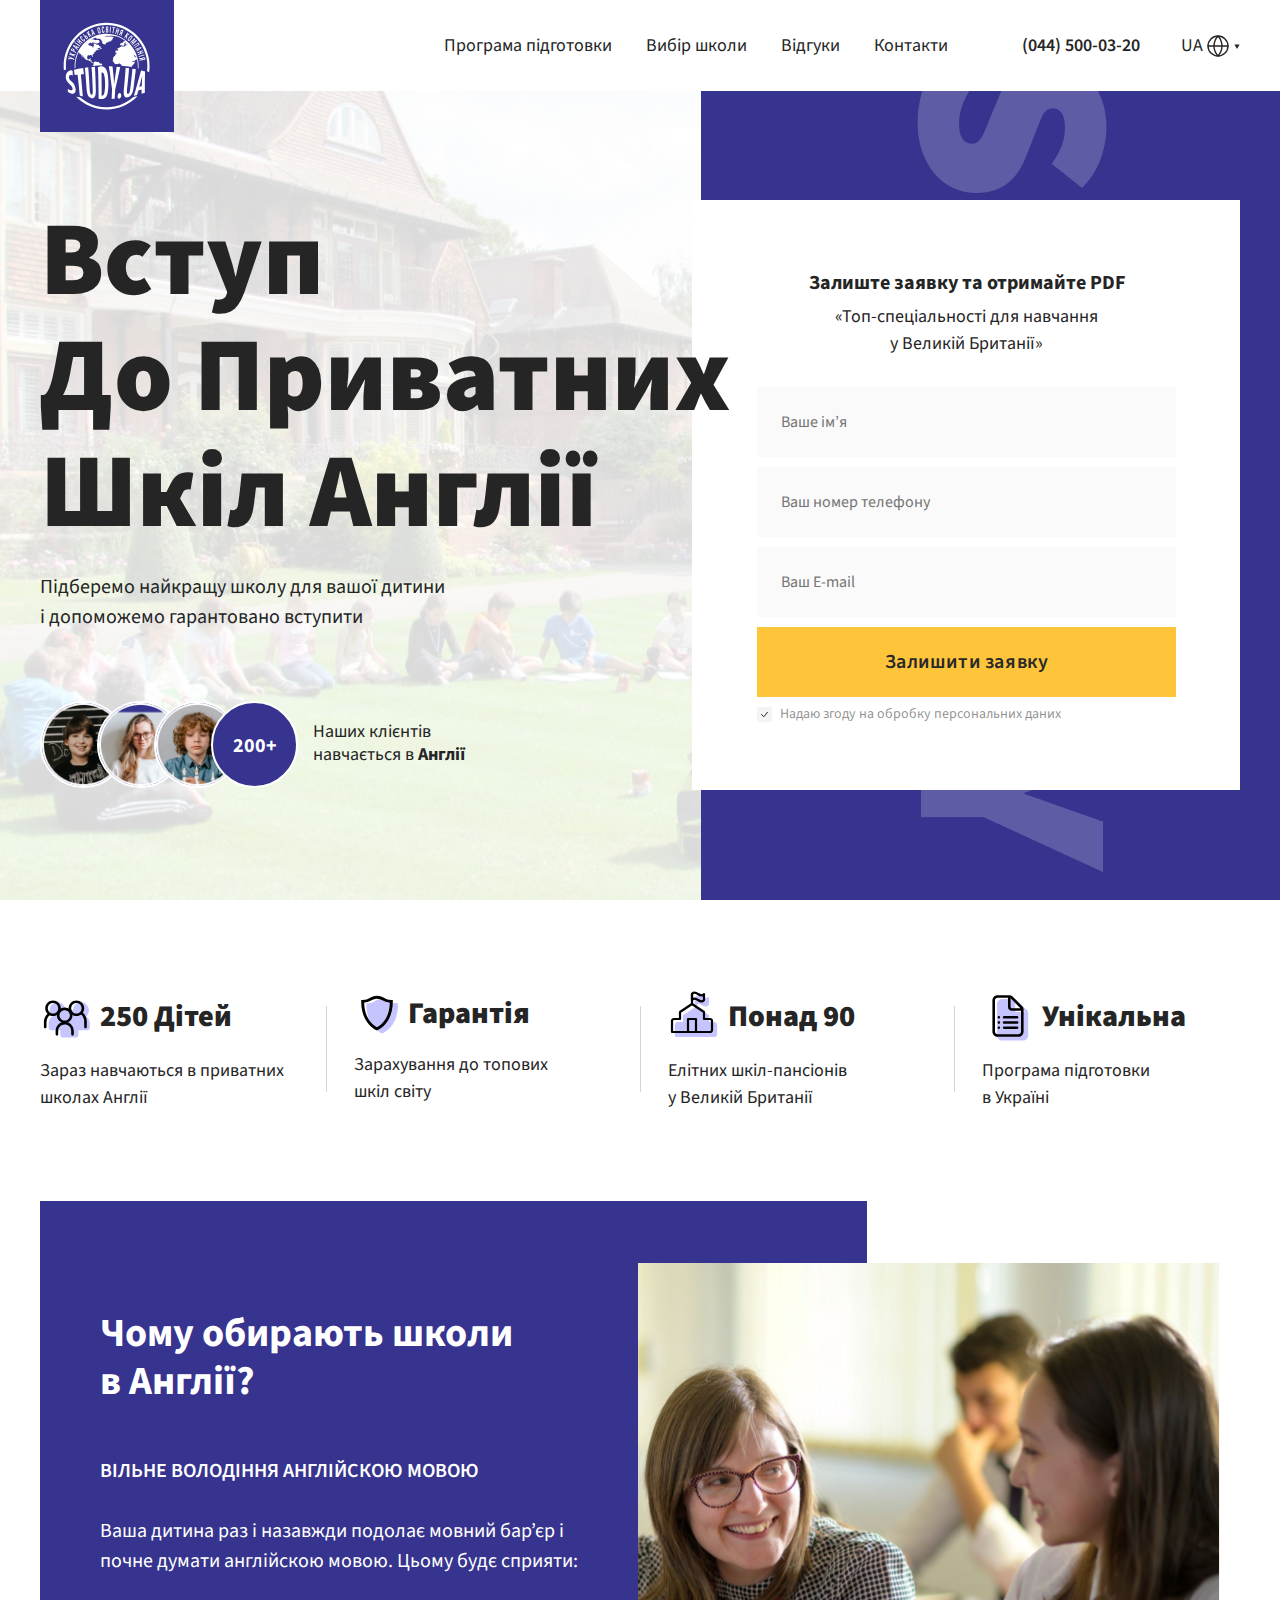
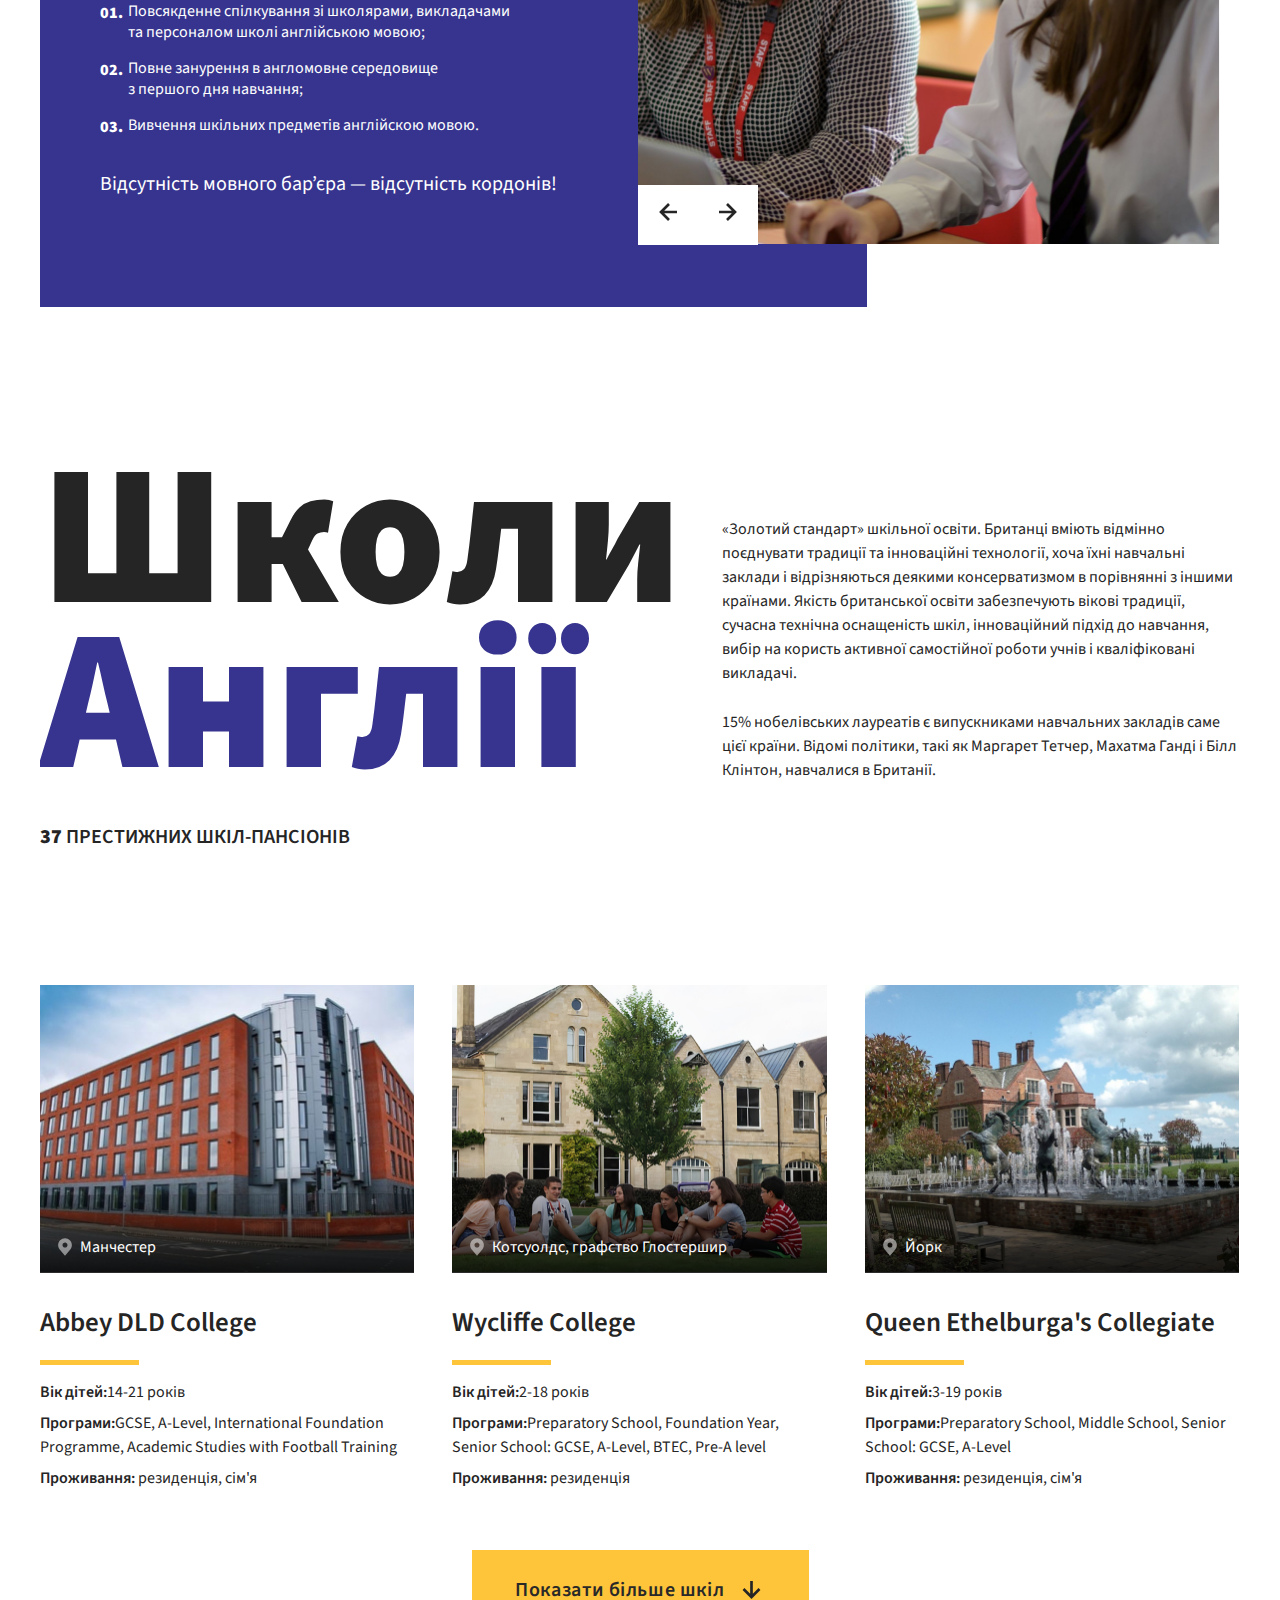
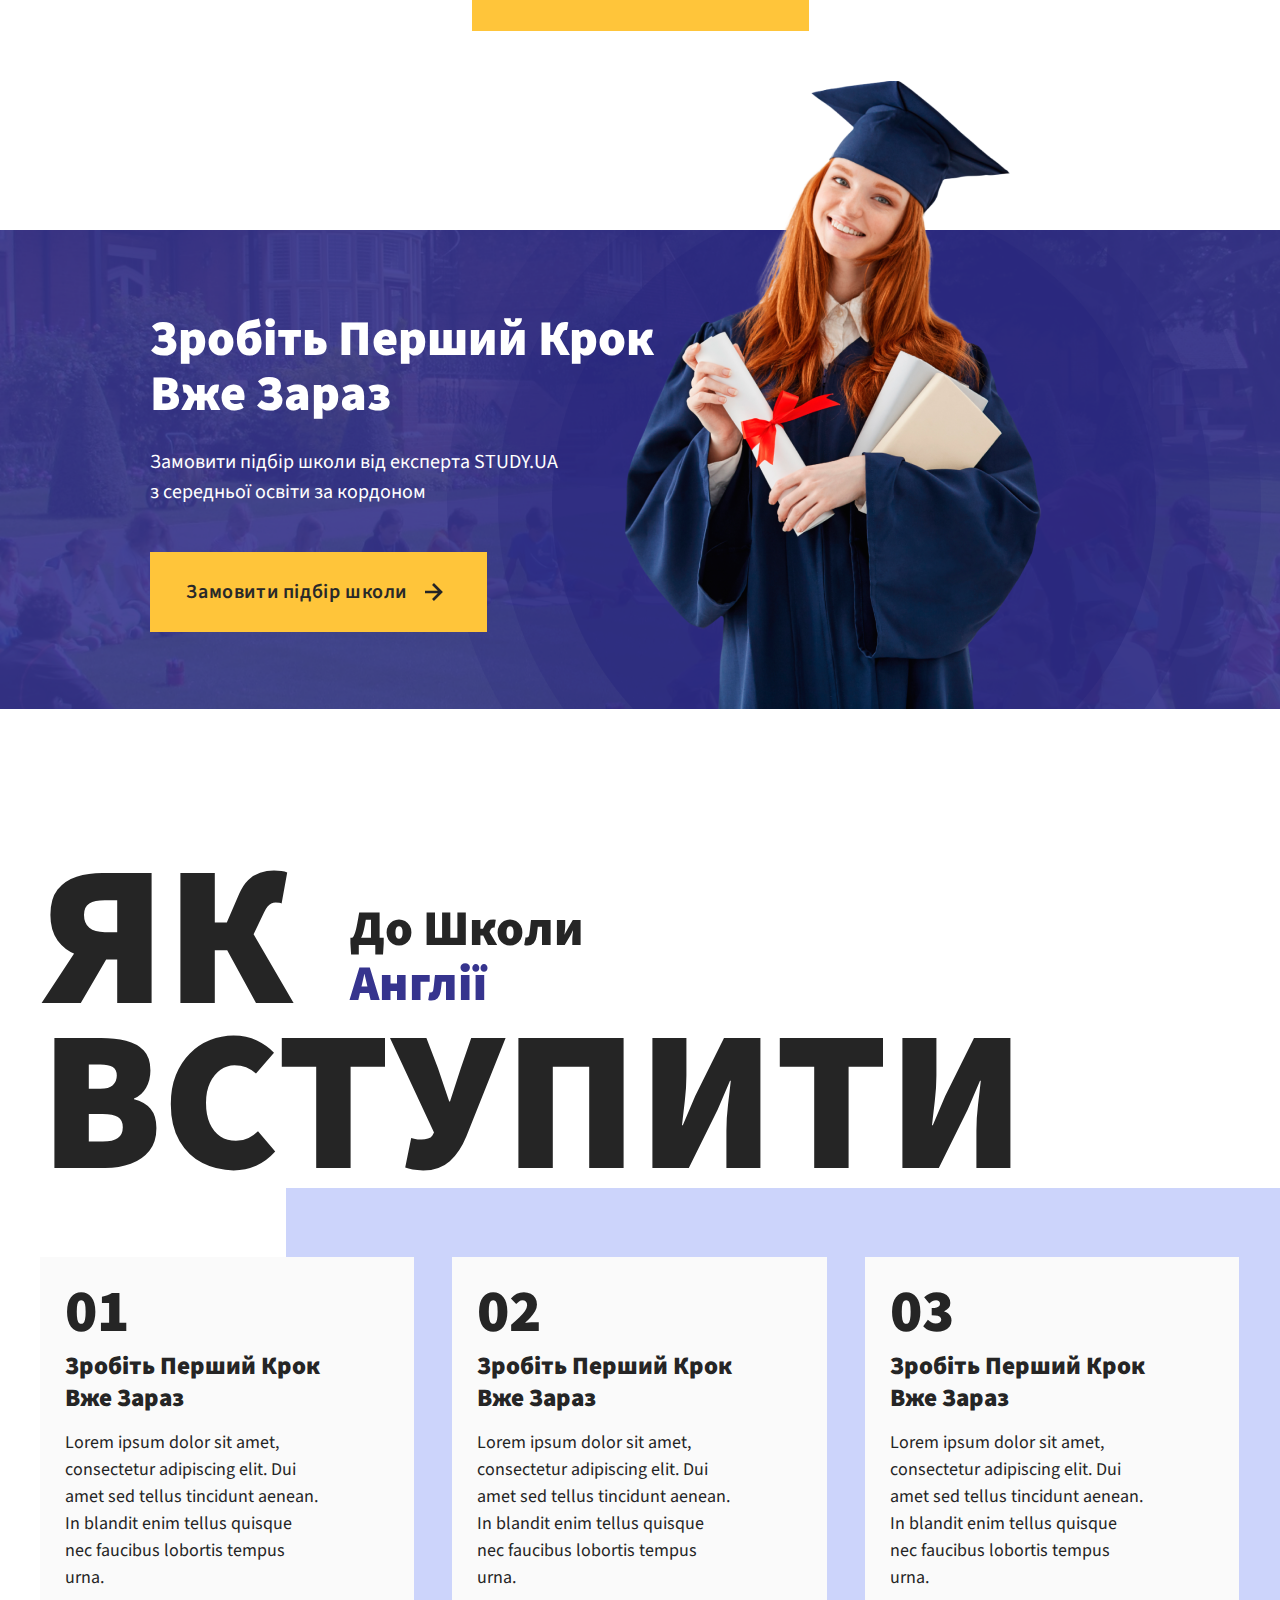
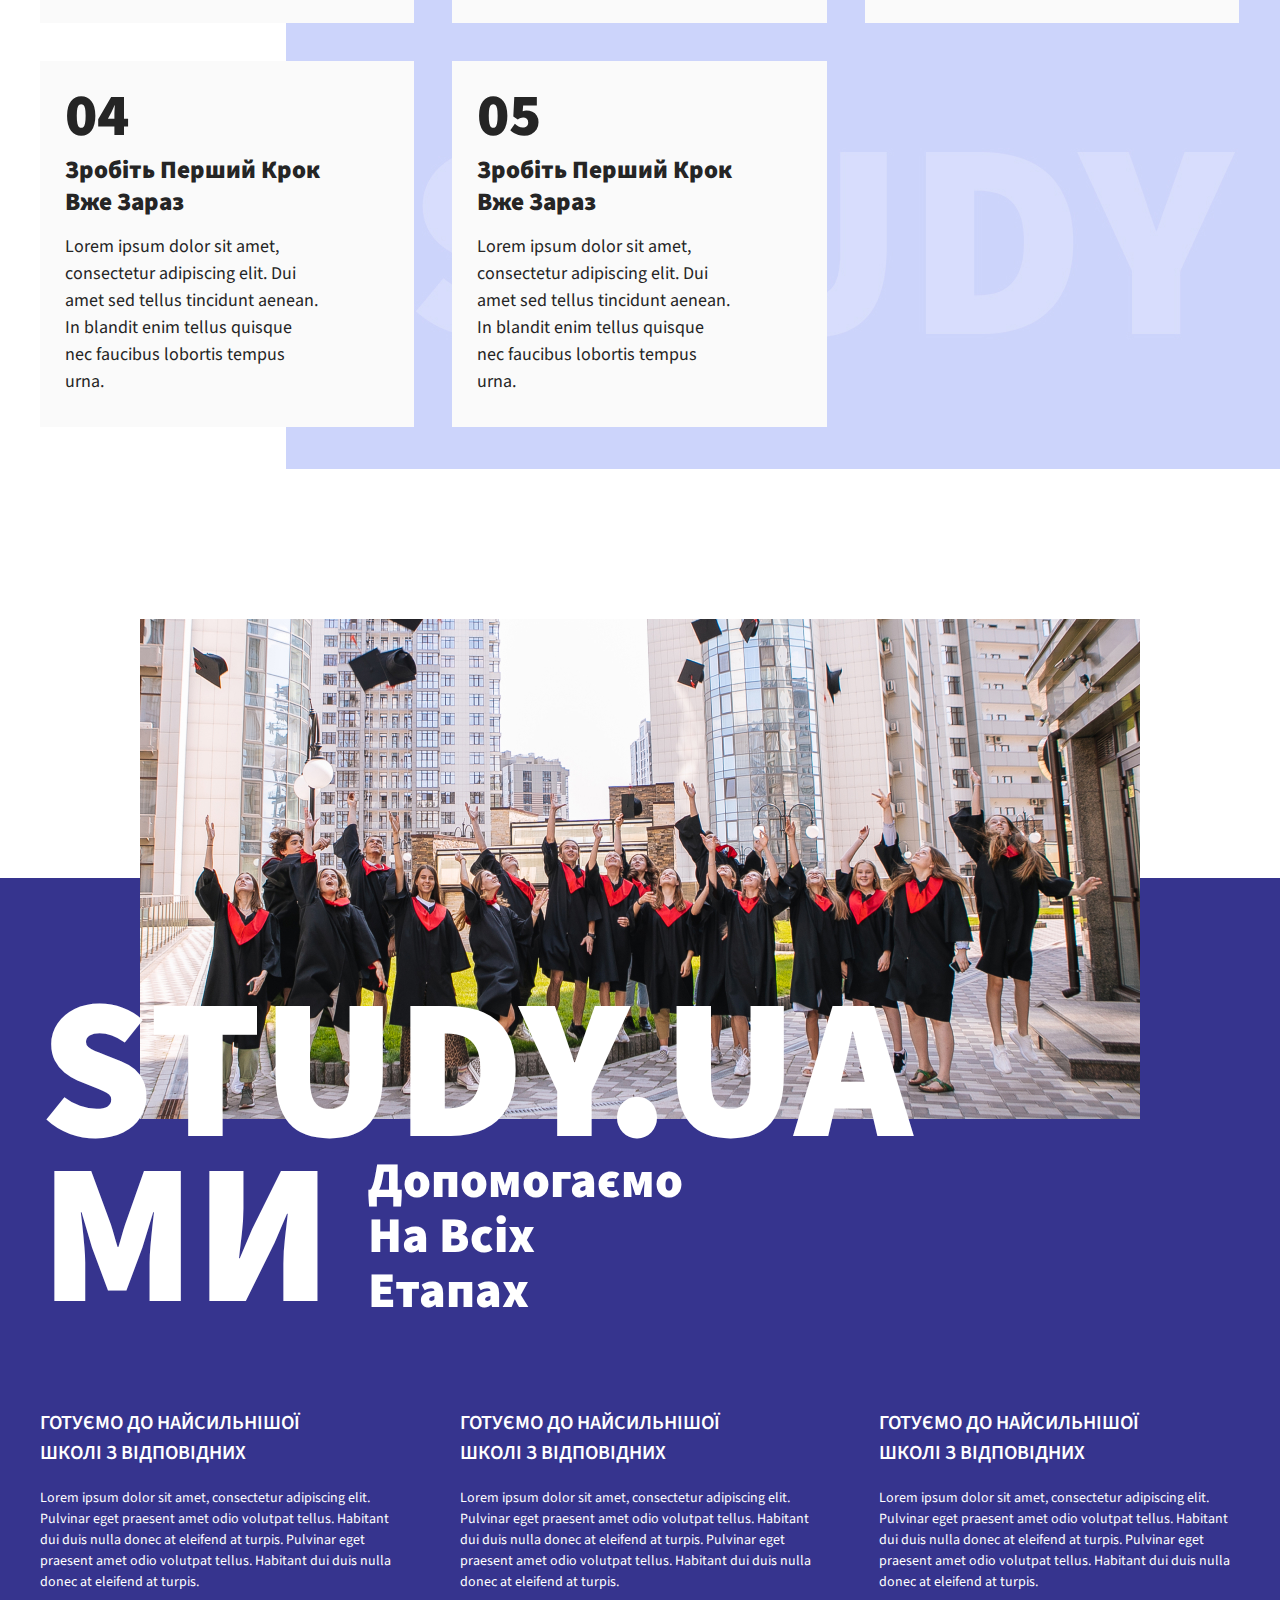
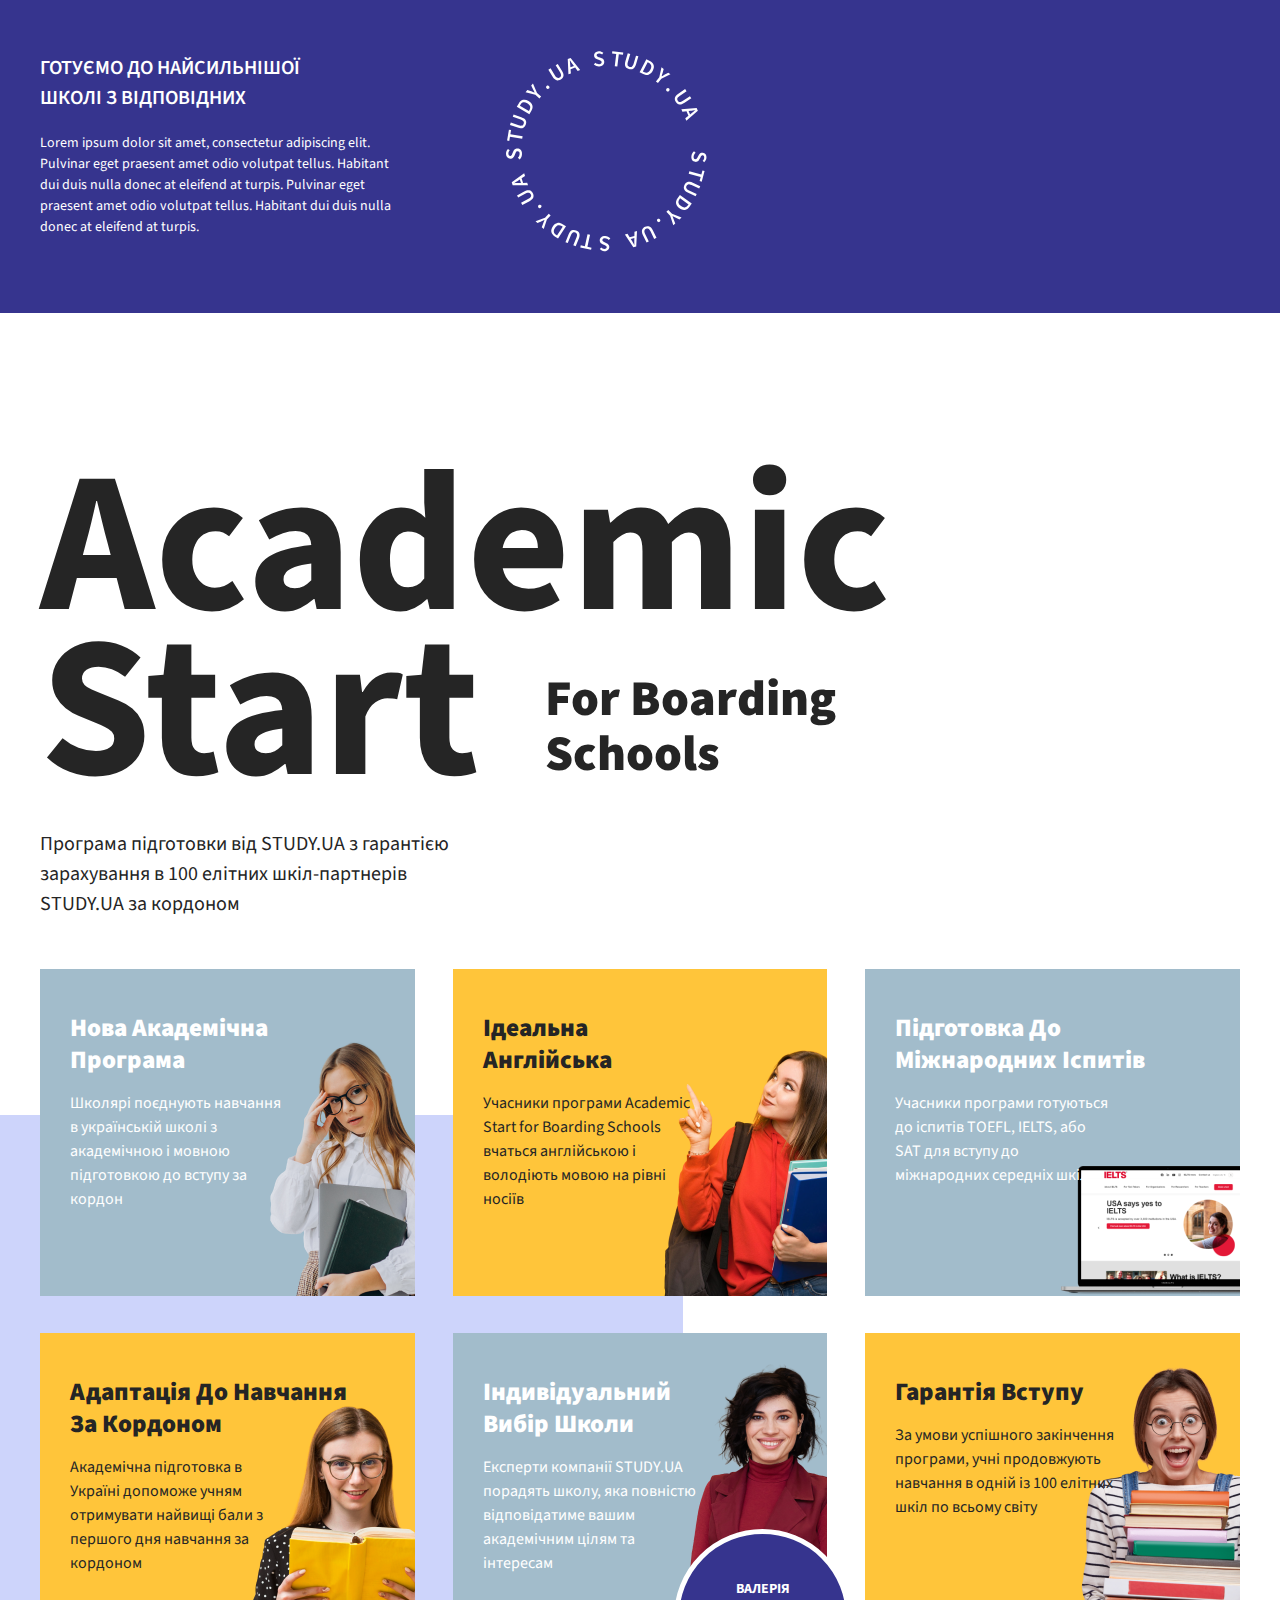
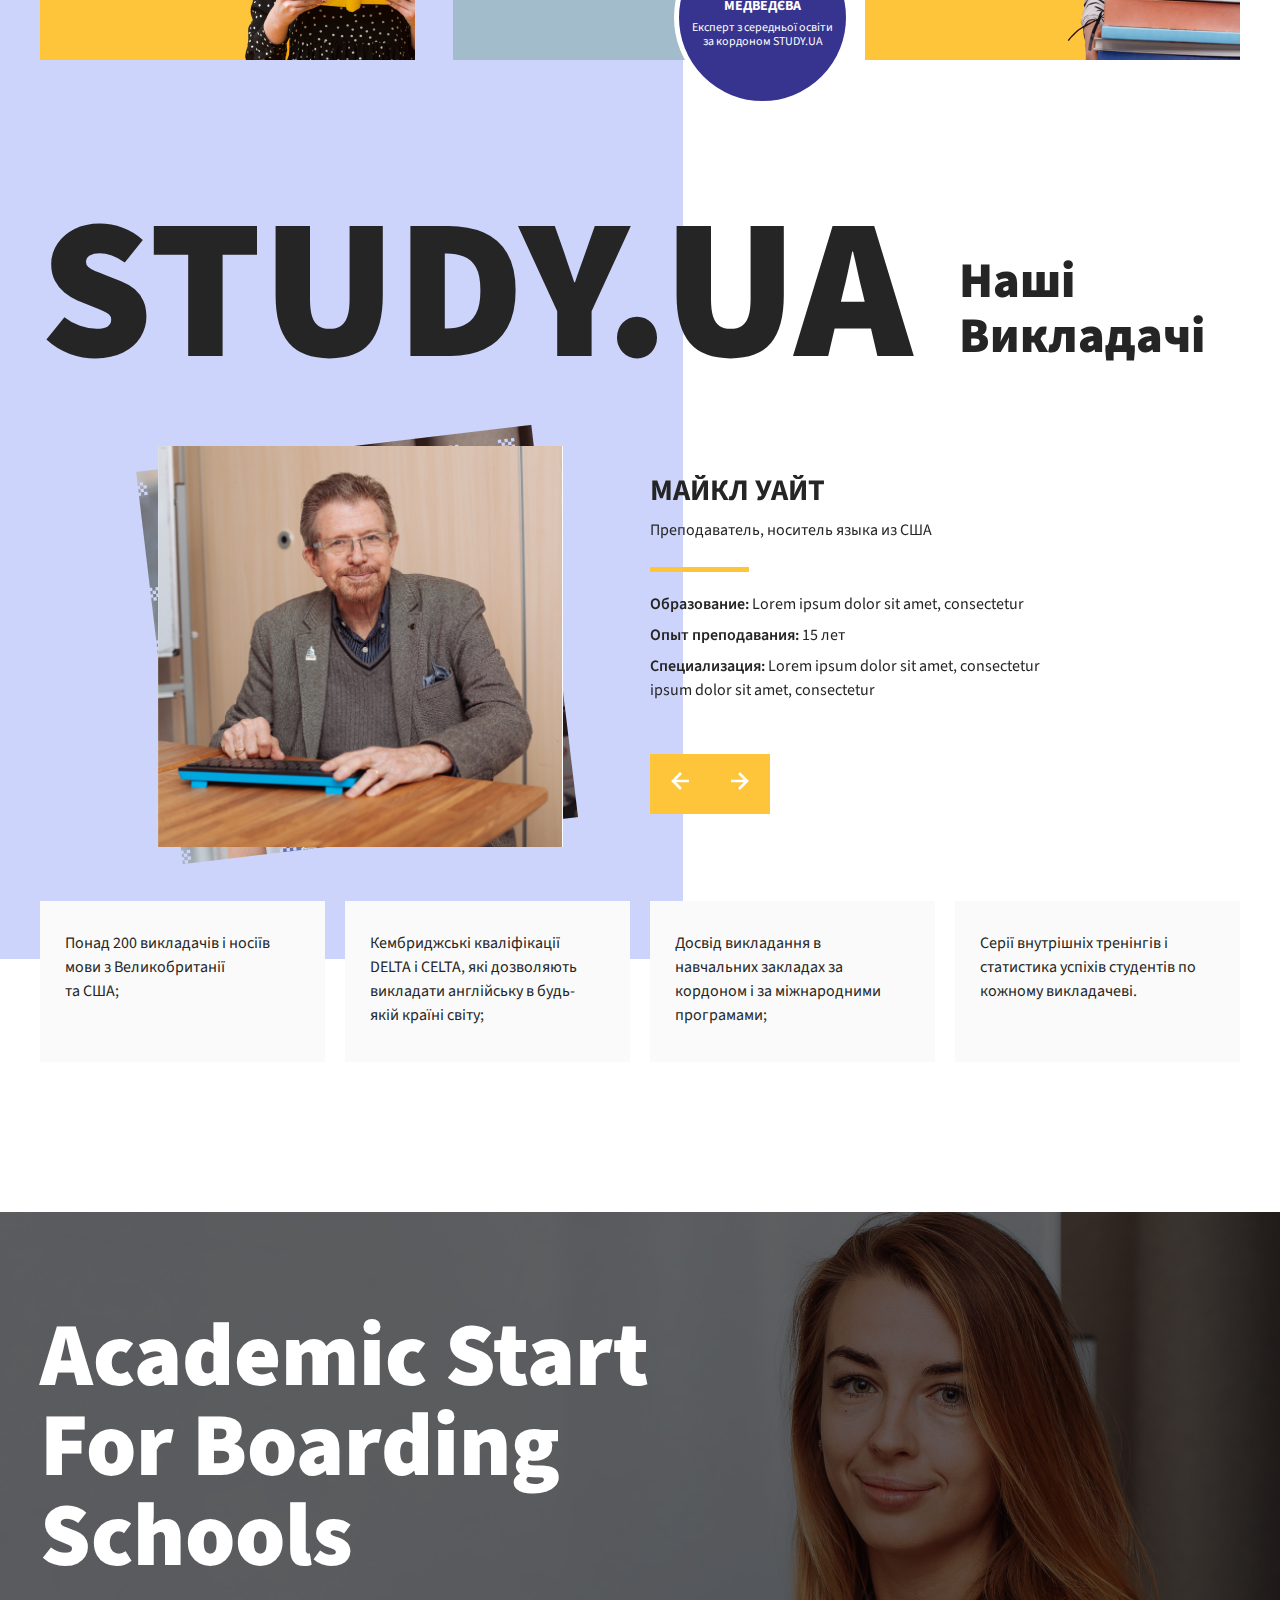
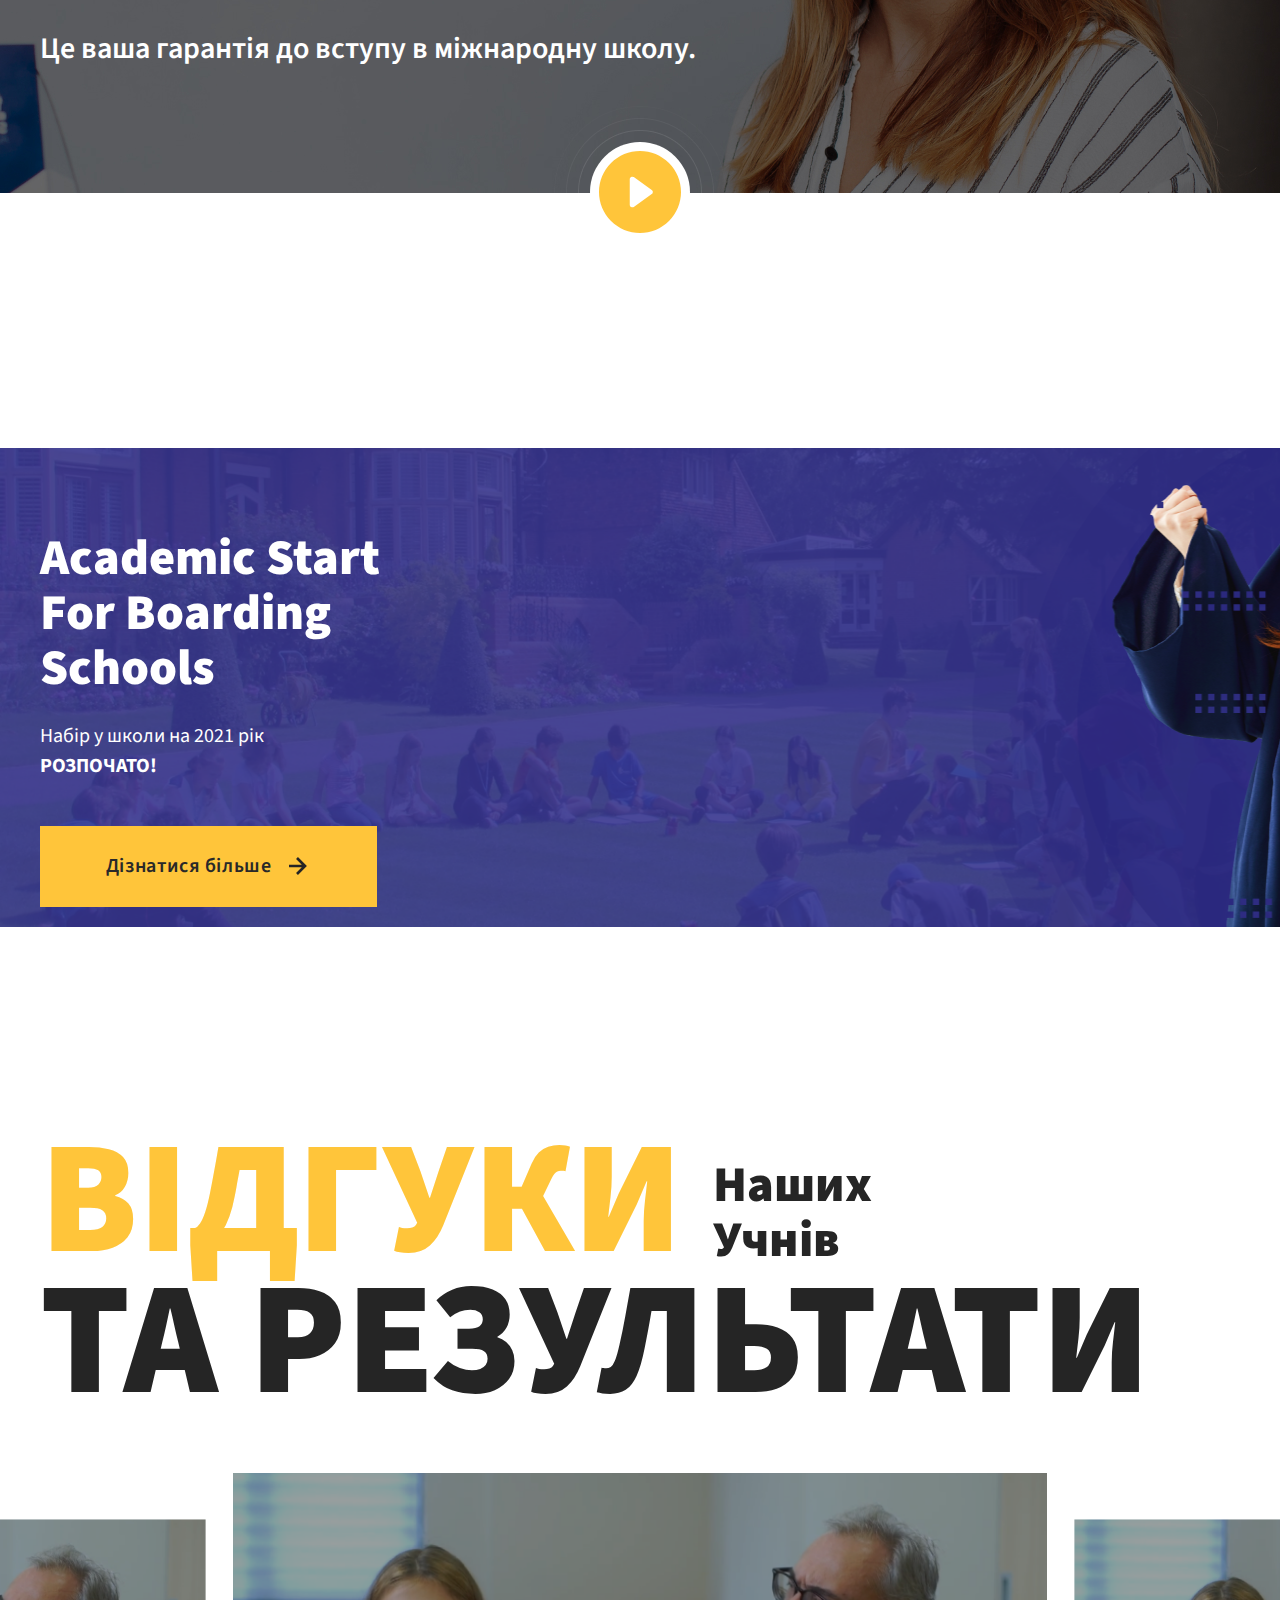
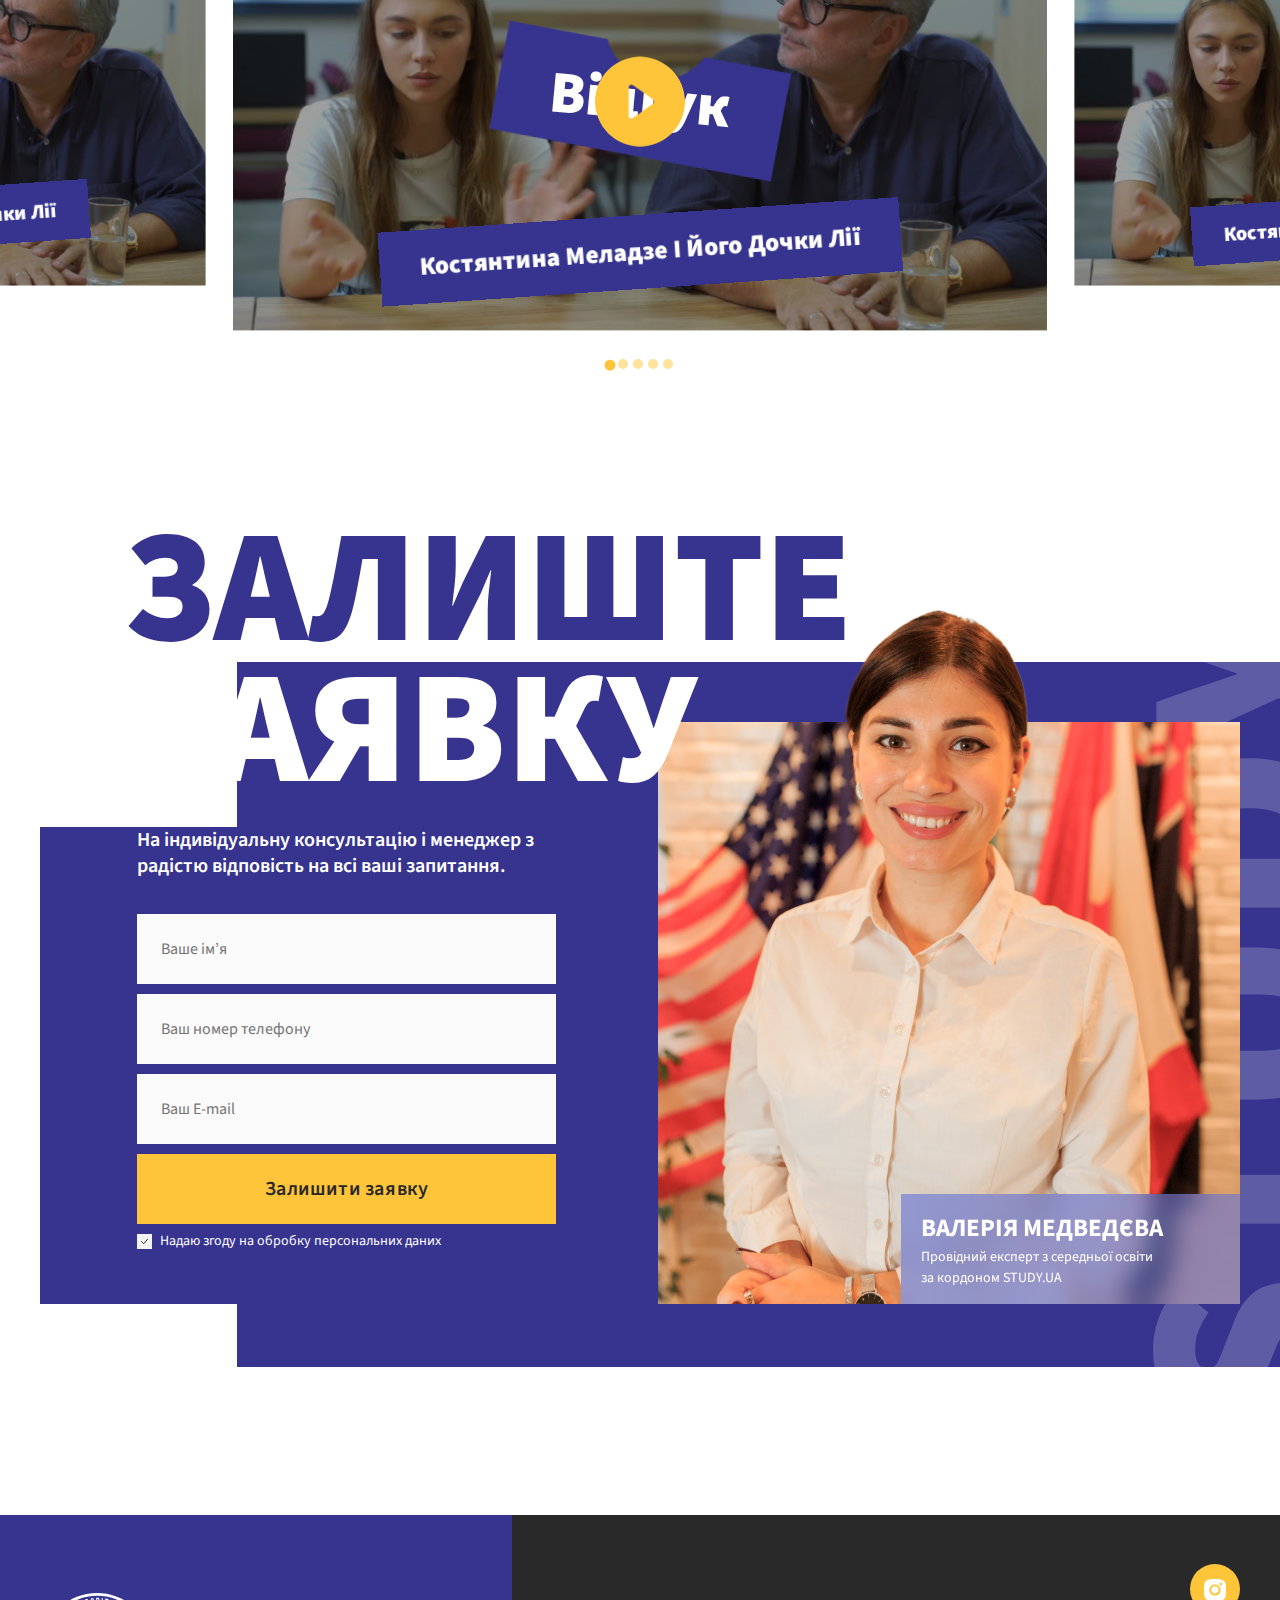
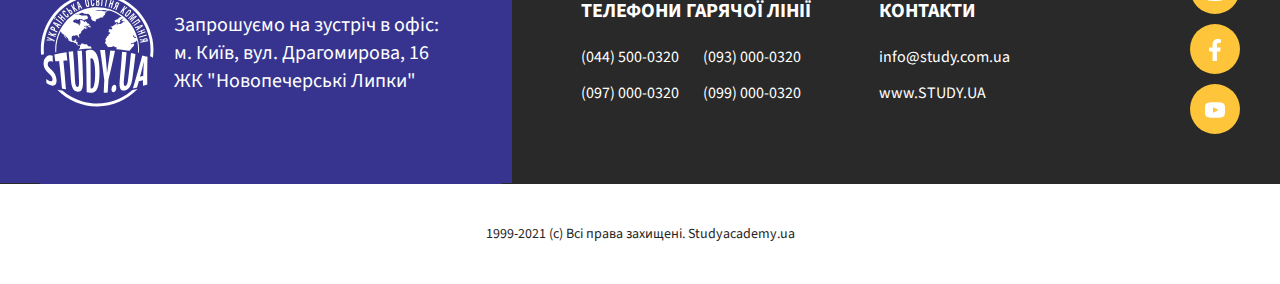
<file: index.html>
<!DOCTYPE html>
<html lang="en">

<head>
    <meta charset="UTF-8">
    <meta http-equiv="X-UA-Compatible" content="IE=edge">
    <meta name="viewport" content="width=device-width, initial-scale=1.0">
    <title>Document</title>
  <link rel="preconnect" href="https://fonts.googleapis.com">
  <link rel="preconnect" href="https://fonts.gstatic.com" crossorigin>
  <link href="https://fonts.googleapis.com/css2?family=Source+Sans+Pro:ital,wght@0,200;0,300;0,400;0,600;0,700;0,900;1,200;1,300;1,400;1,600;1,700;1,900&display=swap" rel="stylesheet">
  <link rel="stylesheet" href="css/main.css">
</head>

<body>
 <header class="header">
  <article class="wrapper">
   <div class="header-in">
     <a class="header-logo" href="#">
       <img src="images/svg/logo.svg" alt="">
     </a>
     <nav class="header-menu">
       <ul>
         <li><a href="#">Програма підготовки</a></li>
         <li><a href="#">Вибір школи</a></li>
         <li><a href="#">Відгуки</a></li>
         <li><a href="#">Контакти</a></li>
       </ul>
     </nav>
     <div class="header-right">
       <a href="tel:(044) 500-03-20">(044) 500-03-20</a>
       <div class="language">
         UA
         <ul>
           <li class="active"><a href="#">UA</a></li>
           <li><a href="#">RU</a></li>
           <li><a href="#">EN</a></li>
         </ul>
       </div>
       <div class="burger">
         <span></span>
       </div>

     </div>
   </div>

  </article>
</header>

<section class="main-block">
  <article class="wrapper">
   <div class="in">
     <img class="decor-element" src="images/study1.png" alt="">
     <div class="main-block_info">
       <h1>Вступ <br>до приватних шкіл Англії</h1>
       <p>Підберемо найкращу школу для вашої дитини
         і допоможемо гарантовано вступити</p>
       <div class="main-block_bottom">
         <ul>
           <li><img src="images/img1.png" alt=""></li>
           <li><img src="images/img2.png" alt=""></li>
           <li><img src="images/img3.png" alt=""></li>
           <li>200+</li>
         </ul>
         <p>Наших клієнтів
           навчається в <b>Англії</b></p>
       </div>
     </div>
     <div class="contact-form">
       <h3>Залиште заявку та отримайте PDF</h3>
       <p>«Топ-спеціальності для навчання
         у Великій Британії»</p>
       <form action="">
         <div class="form-item">
           <input type="text" placeholder="Ваше ім’я">
         </div>
         <div class="form-item">
           <input type="phone" placeholder="Ваш номер телефону">
         </div>
         <div class="form-item">
           <input type="email" placeholder="Ваш E-mail">
         </div>
         <button class="btn btn-yellow">Залишити заявку</button>
         <div class="checkbox">
           <input type="checkbox" id="checkbox-form" checked>
           <label for="checkbox-form">Надаю згоду на обробку персональних даних</label>

         </div>
       </form>

     </div>
   </div>

  </article>

</section>
<section class="facts-block">
  <article class="wrapper">
    <div class="facts-list">
<div class="facts-item">
  <img src="images/svg/facts1.svg" alt="">
<b>250 Дітей</b>
  <p>Зараз навчаються в приватних школах Англії</p>
</div>
      <div class="facts-item">
        <img src="images/svg/facts2.svg" alt="">
        <b>Гарантія</b>
        <p>Зарахування до топових <br>шкіл світу</p>
      </div>
      <div class="facts-item">
        <img src="images/svg/facts3.svg" alt="">
        <b>Понад 90</b>
        <p>Елітних шкіл-пансіонів <br>у Великій Британії</p>
      </div>
      <div class="facts-item">
        <img src="images/svg/facts4.svg" alt="">
        <b>Унікальна</b>
        <p>Програма підготовки <br>в Україні</p>
      </div>
    </div>

  </article>

</section>
<section class="program-advantages">
  <article class="wrapper">
<div class="program-advantages_text">
  <h3>Чому обирають школи
    в Англії?</h3>
  <div class="advantages-carousel">
    <div class="carousel-item">
      <img src="images/img5.jpeg" alt="">
    </div>
    <div class="carousel-item">
      <img src="images/img5.jpeg" alt="">
    </div>
    <div class="carousel-item">
      <img src="images/img5.jpeg" alt="">
    </div>

  </div>
  <b>Вільне володіння англійскою мовою</b>
  <p>Ваша дитина раз і назавжди подолає мовний бар’єр
    і почне думати англійскою мовою. Цьому будє сприяти:</p>
  <ol>
    <li>Повсякденне спілкування зі школярами, викладачами
      та персоналом школі англійською мовою;</li>
    <li>Повне занурення в англомовне середовище <br>з першого дня навчання;</li>
    <li>Вивчення шкільних предметів англійскою мовою.</li>
  </ol>
  <p>Відсутність мовного бар’єра — відсутність кордонів!</p>
</div>

  </article>
</section>
<section class="college-block">
  <article class="wrapper">
<div class="college-block_info">
<div class="college-block_title" >
  <h2>школи <i>Англії</i></h2>
  <p><b>37</b> престижних шкіл-пансіонів</p>
</div>
<div class="college-block_text">
  <p>«Золотий стандарт» шкільної освіти. Британці вміють відмінно поєднувати традиції та інноваційні технології, хоча їхні навчальні заклади і відрізняються деякими консерватизмом в порівнянні з іншими країнами. Якість британської освіти забезпечують вікові традиції, сучасна технічна оснащеність шкіл, інноваційний підхід до навчання, вибір на користь активної самостійної роботи учнів і кваліфіковані викладачі.</p>
  <p>15% нобелівських лауреатів є випускниками навчальних закладів саме цієї країни. Відомі політики, такі як Маргарет Тетчер, Махатма Ганді і Білл Клінтон, навчалися в Британії.</p>
</div>
</div>

    <div class="school-list">
      <a class="school-item" href="#">
        <div class="school-item_img">
          <img src="images/school1.jpeg" alt="">
          <p>Манчестер</p>
        </div>

        <h4>abbey dLD college</h4>
        <ul>
          <li><b>Вік дітей:</b>14-21 років</li>
          <li><b>Програми:</b>GCSE, A-Level, International Foundation
            Programme, Academic Studies with Football Training</li>
           <li><b>Проживання:</b> резиденція, сім'я</li>
        </ul>
      </a>
      <a class="school-item" href="#">
        <div class="school-item_img">
          <img src="images/school2.jpeg" alt="">
          <p>Котсуолдс, графство Глостершир</p>
        </div>
        <h4>wycliffe college</h4>
        <ul>
          <li><b>Вік дітей:</b>2-18 років</li>
          <li><b>Програми:</b>Preparatory School, Foundation Year,
            Senior School: GCSE, A-Level, BTEC, Pre-A level</li>
          <li><b>Проживання:</b> резиденція</li>
        </ul>
      </a>
      <a class="school-item" href="#">
        <div class="school-item_img">
          <img src="images/school3.jpeg" alt="">
          <p>Йорк</p>
        </div>
        <h4>Queen Ethelburga's Collegiate</h4>
        <ul>
          <li><b>Вік дітей:</b>3-19 років</li>
          <li><b>Програми:</b>Preparatory School, Middle School,
            Senior School: GCSE, A-Level</li>
          <li><b>Проживання:</b> резиденція, сім'я</li>
        </ul>
      </a>
      <a class="school-item hidden" href="#">
        <div class="school-item_img">
          <img src="images/school1.jpeg" alt="">
          <p>Манчестер</p>
        </div>

        <h4>abbey dLD college</h4>
        <ul>
          <li><b>Вік дітей:</b>14-21 років</li>
          <li><b>Програми:</b>GCSE, A-Level, International Foundation
            Programme, Academic Studies with Football Training</li>
          <li><b>Проживання:</b> резиденція, сім'я</li>
        </ul>
      </a>
      <a class="school-item hidden" href="#">
        <div class="school-item_img">
          <img src="images/school2.jpeg" alt="">
          <p>Котсуолдс, графство Глостершир</p>
        </div>
        <h4>wycliffe college</h4>
        <ul>
          <li><b>Вік дітей:</b>2-18 років</li>
          <li><b>Програми:</b>Preparatory School, Foundation Year,
            Senior School: GCSE, A-Level, BTEC, Pre-A level</li>
          <li><b>Проживання:</b> резиденція</li>
        </ul>
      </a>
      <a class="school-item hidden" href="#">
        <div class="school-item_img">
          <img src="images/school3.jpeg" alt="">
          <p>Йорк</p>
        </div>
        <h4>Queen Ethelburga's Collegiate</h4>
        <ul>
          <li><b>Вік дітей:</b>3-19 років</li>
          <li><b>Програми:</b>Preparatory School, Middle School,
            Senior School: GCSE, A-Level</li>
          <li><b>Проживання:</b> резиденція, сім'я</li>
        </ul>
      </a>
      <a class="btn btn-yellow btn-yellow_arrow js-show" href="#"><b>Показати більше шкіл</b> <svg width="19" height="18" viewBox="0 0 19 18" fill="none" xmlns="http://www.w3.org/2000/svg">
        <path d="M16.5574 7.05652L10.8334 12.7805L10.8334 -0.000811669L8.16671 -0.000811701L8.16671 12.7805L2.44271 7.05652L0.557373 8.94185L9.50004 17.8845L18.4427 8.94185L16.5574 7.05652Z" fill="#252525"/>
      </svg></a>

    </div>
  </article>
</section>
<section class="banner-block">
  <article class="wrapper">
    <div class="banner-block_blue">
      <div class="in">
        <h3>Зробіть перший крок
          вже зараз</h3>
        <p>Замовити підбір школи від експерта STUDY.UA
          з середньої освіти за кордоном</p>
        <a class="btn btn-yellow btn-yellow_arrow" href="#"><b>Замовити підбір школи</b> <svg width="18" height="18" viewBox="0 0 18 18" fill="none" xmlns="http://www.w3.org/2000/svg">
          <path d="M7.0575 1.94165L12.7815 7.66565L0.000163134 7.66565L0.000163367 10.3323L12.7815 10.3323L7.0575 16.0563L8.94283 17.9417L17.8855 8.99898L8.94283 0.0563153L7.0575 1.94165Z" fill="#252525"/>
        </svg>
        </a>
      </div>

    </div>

  </article>
</section>
<section class="steps-block">
  <article class="wrapper">
<h2>ЯК
  вступити <b>до школи <i>Англії</i></b></h2>
    <div class="steps-list">
      <a href="#" class="steps-item">
        <div class="steps-item_in">
<i>01</i>
          <h4>Зробіть перший крок вже зараз</h4>
          <p>Lorem ipsum dolor sit amet, consectetur adipiscing elit. Dui amet sed tellus tincidunt aenean. In blandit enim tellus quisque nec faucibus lobortis tempus urna.</p>
        </div>

      </a>
      <a href="#" class="steps-item">
        <div class="steps-item_in">
          <i>02</i>
          <h4>Зробіть перший крок вже зараз</h4>
          <p>Lorem ipsum dolor sit amet, consectetur adipiscing elit. Dui amet sed tellus tincidunt aenean. In blandit enim tellus quisque nec faucibus lobortis tempus urna.</p>
        </div>

      </a>
      <a href="#" class="steps-item">
        <div class="steps-item_in">
          <i>03</i>
          <h4>Зробіть перший крок вже зараз</h4>
          <p>Lorem ipsum dolor sit amet, consectetur adipiscing elit. Dui amet sed tellus tincidunt aenean. In blandit enim tellus quisque nec faucibus lobortis tempus urna.</p>
        </div>

      </a>
      <a href="#" class="steps-item">
        <div class="steps-item_in">
          <i>04</i>
          <h4>Зробіть перший крок вже зараз</h4>
          <p>Lorem ipsum dolor sit amet, consectetur adipiscing elit. Dui amet sed tellus tincidunt aenean. In blandit enim tellus quisque nec faucibus lobortis tempus urna.</p>
        </div>

      </a>
      <a href="#" class="steps-item">
        <div class="steps-item_in">
          <i>05</i>
          <h4>Зробіть перший крок вже зараз</h4>
          <p>Lorem ipsum dolor sit amet, consectetur adipiscing elit. Dui amet sed tellus tincidunt aenean. In blandit enim tellus quisque nec faucibus lobortis tempus urna.</p>
        </div>

      </a>

    </div>

  </article>
</section>
<section class="stages-block">
  <article class="wrapper">
    <div class="stages-block_img">
      <img src="images/bg-stages.jpeg" alt="">
    </div>
    <h2> STUDY.uA
      МИ <b>допомогаємо
        на всіх етапах</b></h2>
   <div class="stages-list">
     <div class="stages-item">
       <h4>Готуємо до найсильнішої
         школі з відповідних</h4>
       <p>Lorem ipsum dolor sit amet, consectetur adipiscing elit. Pulvinar eget praesent amet odio volutpat tellus. Habitant dui duis nulla donec at eleifend at turpis. Pulvinar eget praesent amet odio volutpat tellus. Habitant dui duis nulla donec at eleifend at turpis.</p>

     </div>
     <div class="stages-item">
       <h4>Готуємо до найсильнішої
         школі з відповідних</h4>
       <p>Lorem ipsum dolor sit amet, consectetur adipiscing elit. Pulvinar eget praesent amet odio volutpat tellus. Habitant dui duis nulla donec at eleifend at turpis. Pulvinar eget praesent amet odio volutpat tellus. Habitant dui duis nulla donec at eleifend at turpis.</p>

     </div>
     <div class="stages-item">
       <h4>Готуємо до найсильнішої
         школі з відповідних</h4>
       <p>Lorem ipsum dolor sit amet, consectetur adipiscing elit. Pulvinar eget praesent amet odio volutpat tellus. Habitant dui duis nulla donec at eleifend at turpis. Pulvinar eget praesent amet odio volutpat tellus. Habitant dui duis nulla donec at eleifend at turpis.</p>

     </div>
     <div class="stages-item">
       <h4>Готуємо до найсильнішої
         школі з відповідних</h4>
       <p>Lorem ipsum dolor sit amet, consectetur adipiscing elit. Pulvinar eget praesent amet odio volutpat tellus. Habitant dui duis nulla donec at eleifend at turpis. Pulvinar eget praesent amet odio volutpat tellus. Habitant dui duis nulla donec at eleifend at turpis.</p>

     </div>
     <div class="stages-item">
       <img class="circle-decor" src="images/svg/circle.svg" alt="">
     </div>

   </div>
  </article>
</section>
<section class="benefits-block">
  <article class="wrapper">
    <h2>Academic
      Start <b>for Boarding
        Schools</b></h2>
    <p>Програма підготовки від STUDY.UA з гарантією зарахування в 100 елітних шкіл-партнерів STUDY.UA за кордоном</p>
<div class="benefits-list">
<div class="benefits-item">
  <div class="in bg-green">
<h3>Нова академічна програма</h3>
    <p>Школярі поєднують навчання в українській школі
      з академічною і мовною підготовкою до вступу
      за кордон</p>
    <img src="images/benefits1.png" alt="">
  </div>

</div>
  <div class="benefits-item">
    <div class="in bg-yellow">
      <h3>Ідеальна <br>англійська</h3>
      <p>Учасники програми Academic Start for Boarding Schools вчаться англійською
        і володіють мовою на рівні носіїв</p>
      <img src="images/benefits2.png" alt="">
    </div>

  </div>
  <div class="benefits-item">
    <div class="in bg-green">
      <h3>Підготовка до <br>міжнародних іспитів</h3>
      <p>Учасники програми готуються
        до іспитів TOEFL, IELTS, або SAT
        для вступу до міжнародних
        середніх шкіл</p>
      <img src="images/benefits3.png" alt="">
    </div>

  </div>
  <div class="benefits-item">
    <div class="in bg-yellow">
      <h3>Адаптація до навчання за кордоном</h3>
      <p>Академічна підготовка
        в Україні допоможе учням отримувати найвищі бали
        з першого дня навчання
        за кордоном</p>
      <img src="images/benefits4.png" alt="">
    </div>

  </div>
  <div class="benefits-item" >
    <div class="in bg-green">
      <h3>Індивідуальний <br>вибір школи</h3>
      <p>Експерти компанії STUDY.UA порадять школу, яка повністю відповідатиме вашим
        академічним цілям
        та інтересам</p>
      <img src="images/benefits5.png" alt="">
      <div class="blue-label">
<h4>Валерія<br>
  Медведєва</h4>
        <i>Експерт з середньої освіти
          за кордоном STUDY.UA</i>
      </div>
    </div>

  </div>
  <div class="benefits-item">
    <div class="in bg-yellow">
      <h3>Гарантія вступу</h3>
      <p>За умови успішного закінчення програми, учні продовжують навчання в одній із 100
        елітних шкіл по всьому
        світу</p>
      <img src="images/benefits6.png" alt="">
    </div>

  </div>
</div>
    <div class="team-block">
      <h2>STUDY.uA <b>наші
        викладачі</b></h2>
<div class="carousel-block team-list">
  <div class="carousel-item team-list_item">
    <div class="team-list_img">
      <img src="images/team1.jpeg" alt="">
    </div>
    <div class="team-list_text">
      <h3>Майкл Уайт</h3>
      <p>Преподаватель, носитель языка из США</p>
      <ul>
        <li><i>Образование:</i> Lorem ipsum dolor sit amet, consectetur</li>
        <li><i>Опыт преподавания:</i> 15 лет</li>
        <li><i>Специализация:</i> Lorem ipsum dolor sit amet, consectetur  ipsum dolor sit amet, consectetur</li>
      </ul>
    </div>
  </div>
  <div class="carousel-item team-list_item">
    <div class="team-list_img">
      <img src="images/team1.jpeg" alt="">
    </div>
    <div class="team-list_text">
      <h3>Майкл Уайт</h3>
      <p>Преподаватель, носитель языка из США</p>
      <ul>
        <li><i>Образование:</i> Lorem ipsum dolor sit amet, consectetur</li>
        <li><i>Опыт преподавания:</i> 15 лет</li>
        <li><i>Специализация:</i> Lorem ipsum dolor sit amet, consectetur  ipsum dolor sit amet, consectetur</li>
      </ul>
    </div>
  </div>
  <div class="carousel-item team-list_item">
    <div class="team-list_img">
      <img src="images/team1.jpeg" alt="">
    </div>
    <div class="team-list_text">
      <h3>Майкл Уайт</h3>
      <p>Преподаватель, носитель языка из США</p>
      <ul>
        <li><i>Образование:</i> Lorem ipsum dolor sit amet, consectetur</li>
        <li><i>Опыт преподавания:</i> 15 лет</li>
        <li><i>Специализация:</i> Lorem ipsum dolor sit amet, consectetur  ipsum dolor sit amet, consectetur</li>
      </ul>
    </div>
  </div>
</div>
      <div class="team-advantages">
        <a href="#" class="advantages-item">
          <div class="advantages-item_in">
            <p>Понад 200 викладачів і носіїв мови з Великобританії <br>та США;</p>
          </div>
        </a>
        <a href="#" class="advantages-item">
          <div class="advantages-item_in">
            <p>Кембриджські кваліфікації DELTA і CELTA, які дозволяють викладати англійську в будь-якій країні світу;</p>
          </div>
        </a>
        <a href="#" class="advantages-item">
          <div class="advantages-item_in">
<p>Досвід викладання в навчальних закладах за кордоном і за міжнародними програмами;</p>
          </div>
        </a>
        <a href="#" class="advantages-item">
          <div class="advantages-item_in">
<p>Серії внутрішніх тренінгів
  і статистика успіхів студентів по кожному викладачеві.</p>
          </div>
        </a>

      </div>
    </div>
  </article>
</section>
<section class="video-block">
  <article class="wrapper">
    <img src="images/bg-video.jpeg" alt="">
<h3>Academic Start
  for Boarding Schools</h3>
    <p>Це ваша гарантія до вступу в міжнародну школу.</p>
    <a class="btn btn-play" href="#">
      <svg width="82" height="82" viewBox="0 0 82 82" fill="none" xmlns="http://www.w3.org/2000/svg">
        <path d="M82 41C82 51.8739 77.6804 62.3024 69.9914 69.9914C62.3024 77.6804 51.8739 82 41 82C30.1261 82 19.6976 77.6804 12.0086 69.9914C4.31963 62.3024 0 51.8739 0 41C0 30.1261 4.31963 19.6976 12.0086 12.0086C19.6976 4.31963 30.1261 0 41 0C51.8739 0 62.3024 4.31963 69.9914 12.0086C77.6804 19.6976 82 30.1261 82 41ZM34.7987 26.1016C34.4156 25.8288 33.9647 25.6667 33.4956 25.6331C33.0264 25.5995 32.557 25.6957 32.1389 25.9111C31.7208 26.1265 31.37 26.4529 31.125 26.8544C30.88 27.2559 30.7503 27.7171 30.75 28.1875V53.8125C30.7503 54.2829 30.88 54.7441 31.125 55.1456C31.37 55.5471 31.7208 55.8735 32.1389 56.0889C32.557 56.3043 33.0264 56.4005 33.4956 56.3669C33.9647 56.3333 34.4156 56.1712 34.7987 55.8984L52.7362 43.0859C53.0684 42.8488 53.3392 42.5359 53.526 42.1731C53.7128 41.8103 53.8103 41.4081 53.8103 41C53.8103 40.5919 53.7128 40.1897 53.526 39.8269C53.3392 39.4641 53.0684 39.1512 52.7362 38.9141L34.7987 26.1016Z" fill="#FFC53A"/>
      </svg>
    </a>
  </article>
</section>
<section class="info-block">
  <article class="wrapper">
    <img src="images/bg-blue2.png" alt="">
<h3>Academic Start <br>for Boarding Schools </h3>
    <p>Набір у школи на 2021 рік
      <b>РОЗПОЧАТО!</b></p>
    <a class="btn btn-yellow btn-yellow_arrow" href="#"><b>Дізнатися більше</b> <svg width="18" height="18" viewBox="0 0 18 18" fill="none" xmlns="http://www.w3.org/2000/svg">
      <path d="M7.0575 1.94165L12.7815 7.66565L0.000163134 7.66565L0.000163367 10.3323L12.7815 10.3323L7.0575 16.0563L8.94283 17.9417L17.8855 8.99898L8.94283 0.0563153L7.0575 1.94165Z" fill="#252525"></path>
    </svg>
    </a>
  </article>

</section>
<section class="reviews-block">
  <article class="wrapper">
    <h2><i>Відгуки</i> <b>наших
      учнів</b> <br>та результати </h2>
<div class="reviews-carousel">
  <a class="carousel-item reviews-item" href="#">
    <img src="images/reviews1.png" alt="">
    <div class="reviews-item_title"><h4>відгук</h4></div>
    <div class="reviews-item_text">
      <p>Костянтина Меладзе і його дочки Лії</p>
    </div>
  </a>
  <a class="carousel-item reviews-item" href="#">
    <img src="images/reviews1.png" alt="">
    <div class="reviews-item_title"><h4>відгук</h4></div>
    <div class="reviews-item_text">
      <p>Костянтина Меладзе і його дочки Лії</p>
    </div>
  </a>
  <a class="carousel-item reviews-item" href="#">
    <img src="images/reviews1.png" alt="">
    <div class="reviews-item_title"><h4>відгук</h4></div>
    <div class="reviews-item_text">
      <p>Костянтина Меладзе і його дочки Лії</p>
    </div>
  </a>
  <a class="carousel-item reviews-item" href="#">
    <img src="images/reviews1.png" alt="">
    <div class="reviews-item_title"><h4>відгук</h4></div>
    <div class="reviews-item_text">
      <p>Костянтина Меладзе і його дочки Лії</p>
    </div>
  </a>
  <a class="carousel-item reviews-item" href="#">
    <img src="images/reviews1.png" alt="">
    <div class="reviews-item_title"><h4>відгук</h4></div>
    <div class="reviews-item_text">
      <p>Костянтина Меладзе і його дочки Лії</p>
    </div>
  </a>
</div>
  </article>
</section>

<section class="contact-block">
  <article class="wrapper">
<h2><i>Залиште</i> заявку</h2>
  <div class="contact-block_in">
    <div class="contact-block_text">
      <p>На індивідуальну консультацію  і менеджер
        з радістю відповість на всі ваші запитання.</p>
      <form action="">
        <div class="form-item">
          <input type="text" placeholder="Ваше ім’я">
        </div>
        <div class="form-item">
          <input type="phone" placeholder="Ваш номер телефону">
        </div>
        <div class="form-item">
          <input type="email" placeholder="Ваш E-mail">
        </div>
        <button class="btn btn-yellow">Залишити заявку</button>
        <div class="checkbox">
          <input type="checkbox" id="contact-form" checked="">
          <label for="contact-form">Надаю згоду на обробку персональних даних</label>

        </div>
      </form>
    </div>
    <div class="contact-block_img">
      <img src="images/img4.png" alt="">
      <div class="contact-title">
        <b>Валерія Медведєва</b>
        <i>Провідний експерт з середньої освіти за кордоном STUDY.UA</i>
      </div>
    </div>
  </div>
  </article>
</section>
<footer class="footer">
  <div class="footer-in">
   <article class="wrapper">
     <div class="footer-left">
       <a class="footer-logo" href="#"><img src="images/svg/logo2.svg" alt=""></a>
       <p>Запрошуємо на зустріч в офіс:
         м. Київ, вул. Драгомирова, 16
         ЖК "Новопечерські Липки"</p>
     </div>
     <div class="footer-right">
       <div class="col">
         <div class="footer-phones">
           <h3>Телефони гарячої лінії</h3>
           <ul>
             <li><a href="tel:(044) 500-0320">(044) 500-0320</a></li>
             <li><a href="tel:(093) 000-0320">(093) 000-0320</a></li>
             <li><a href="tel:(097) 000-0320">(097) 000-0320</a></li>
             <li><a href="tel:(099) 000-0320">(099) 000-0320</a></li>
           </ul>
         </div>
         <div class="footer-contacts">
           <h3>Контакти</h3>
           <li><a href="mailto:info@study.com.ua">info@study.com.ua</a></li>
           <li><a href="#">www.STUDY.UA</a></li>
         </div>
       </div>
       <div class="social-links">
         <a href="#">
           <img src="images/svg/instagram.svg" alt="">
         </a>
         <a href="#">
           <img src="images/svg/facebook.svg" alt="">
         </a>
         <a href="#">
           <img src="images/svg/youtube.svg" alt="">
         </a>
       </div>
     </div>
   </article>

  </div>
  <div class="copyright">
    <article class="wrapper">
      <p>1999-2021 (c) Всі права захищені. Studyacademy.ua</p>
    </article>

  </div>
</footer>
 <script src="js/libs/jquery-3.6.0.min.js"></script>
<script src="js/libs/slick.min.js"></script>
<script src="js/libs/jquery.maskedinput.min.js"></script>
<script src="js/libs/select2.min.js"></script>
<script src="js/libs/jquery.fancybox.min.js"></script>



<script src="js/main.js"></script>



</body>

</html>
</file>
